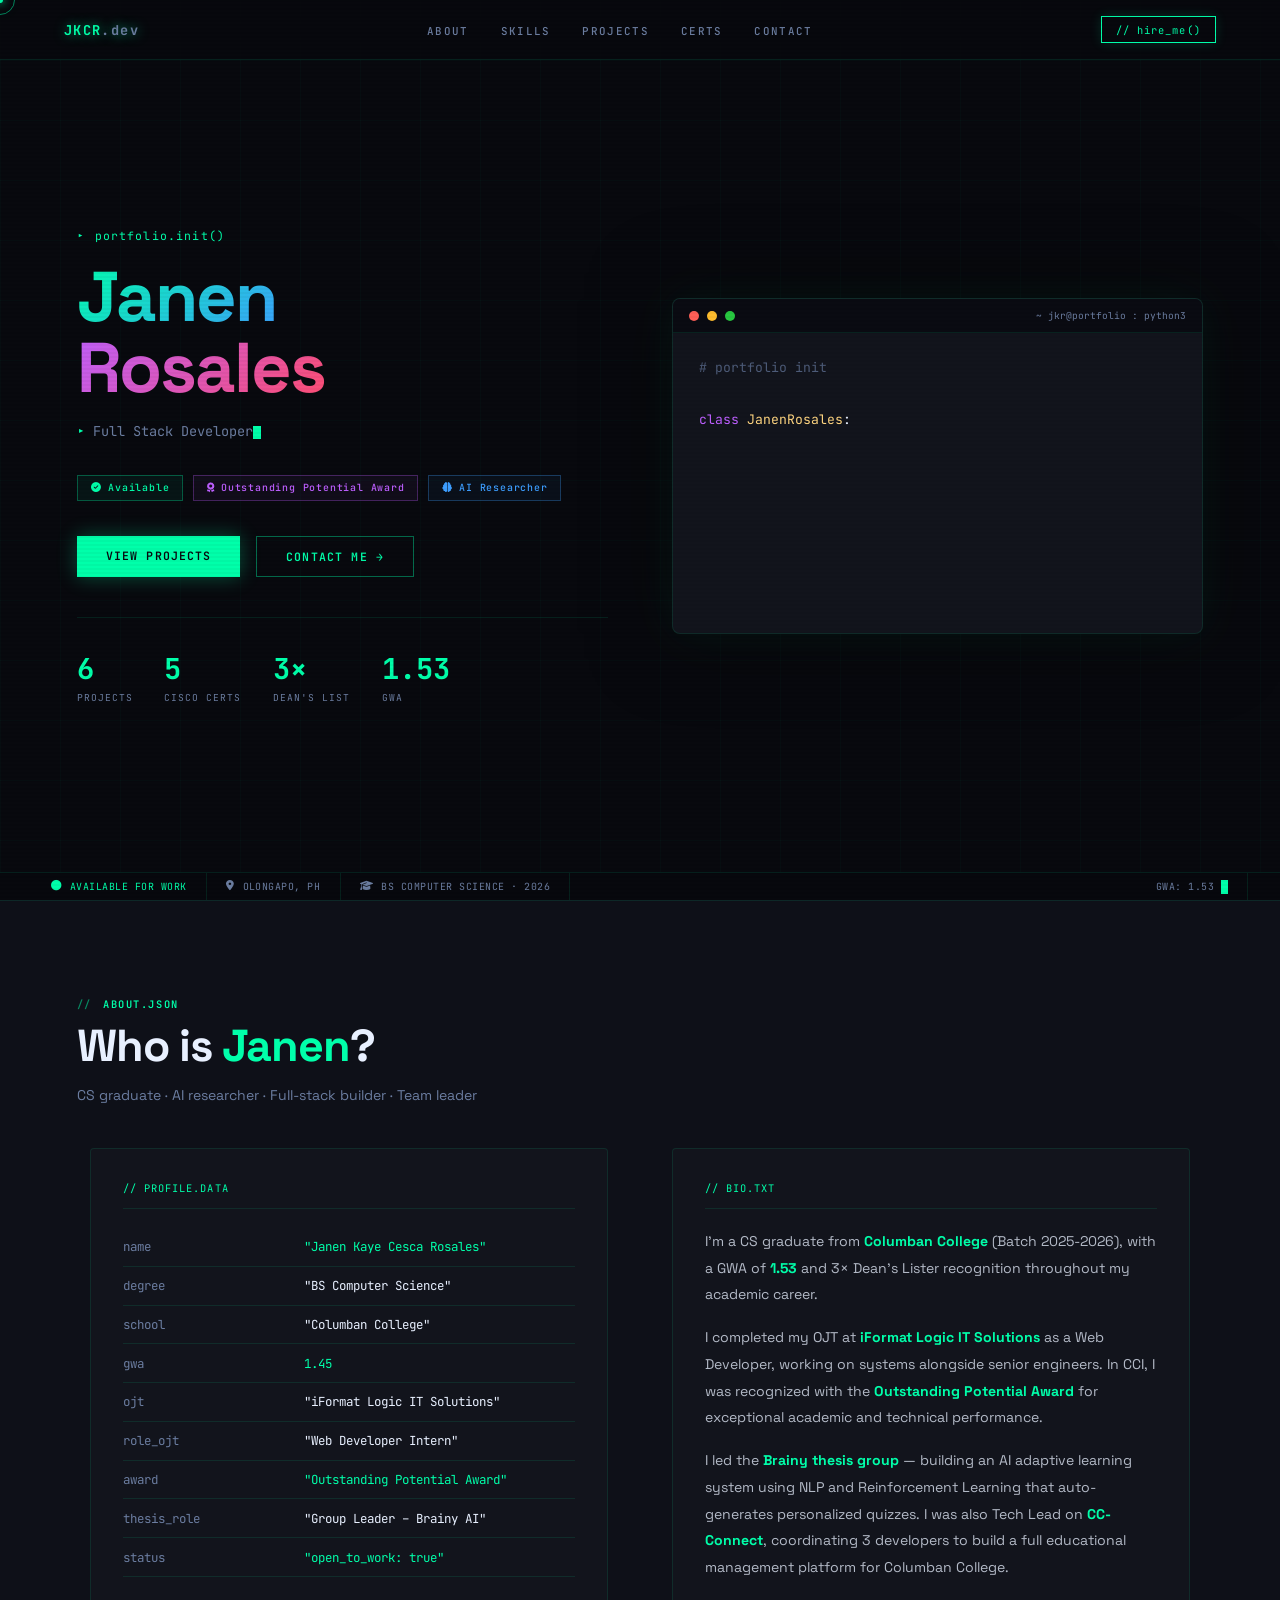
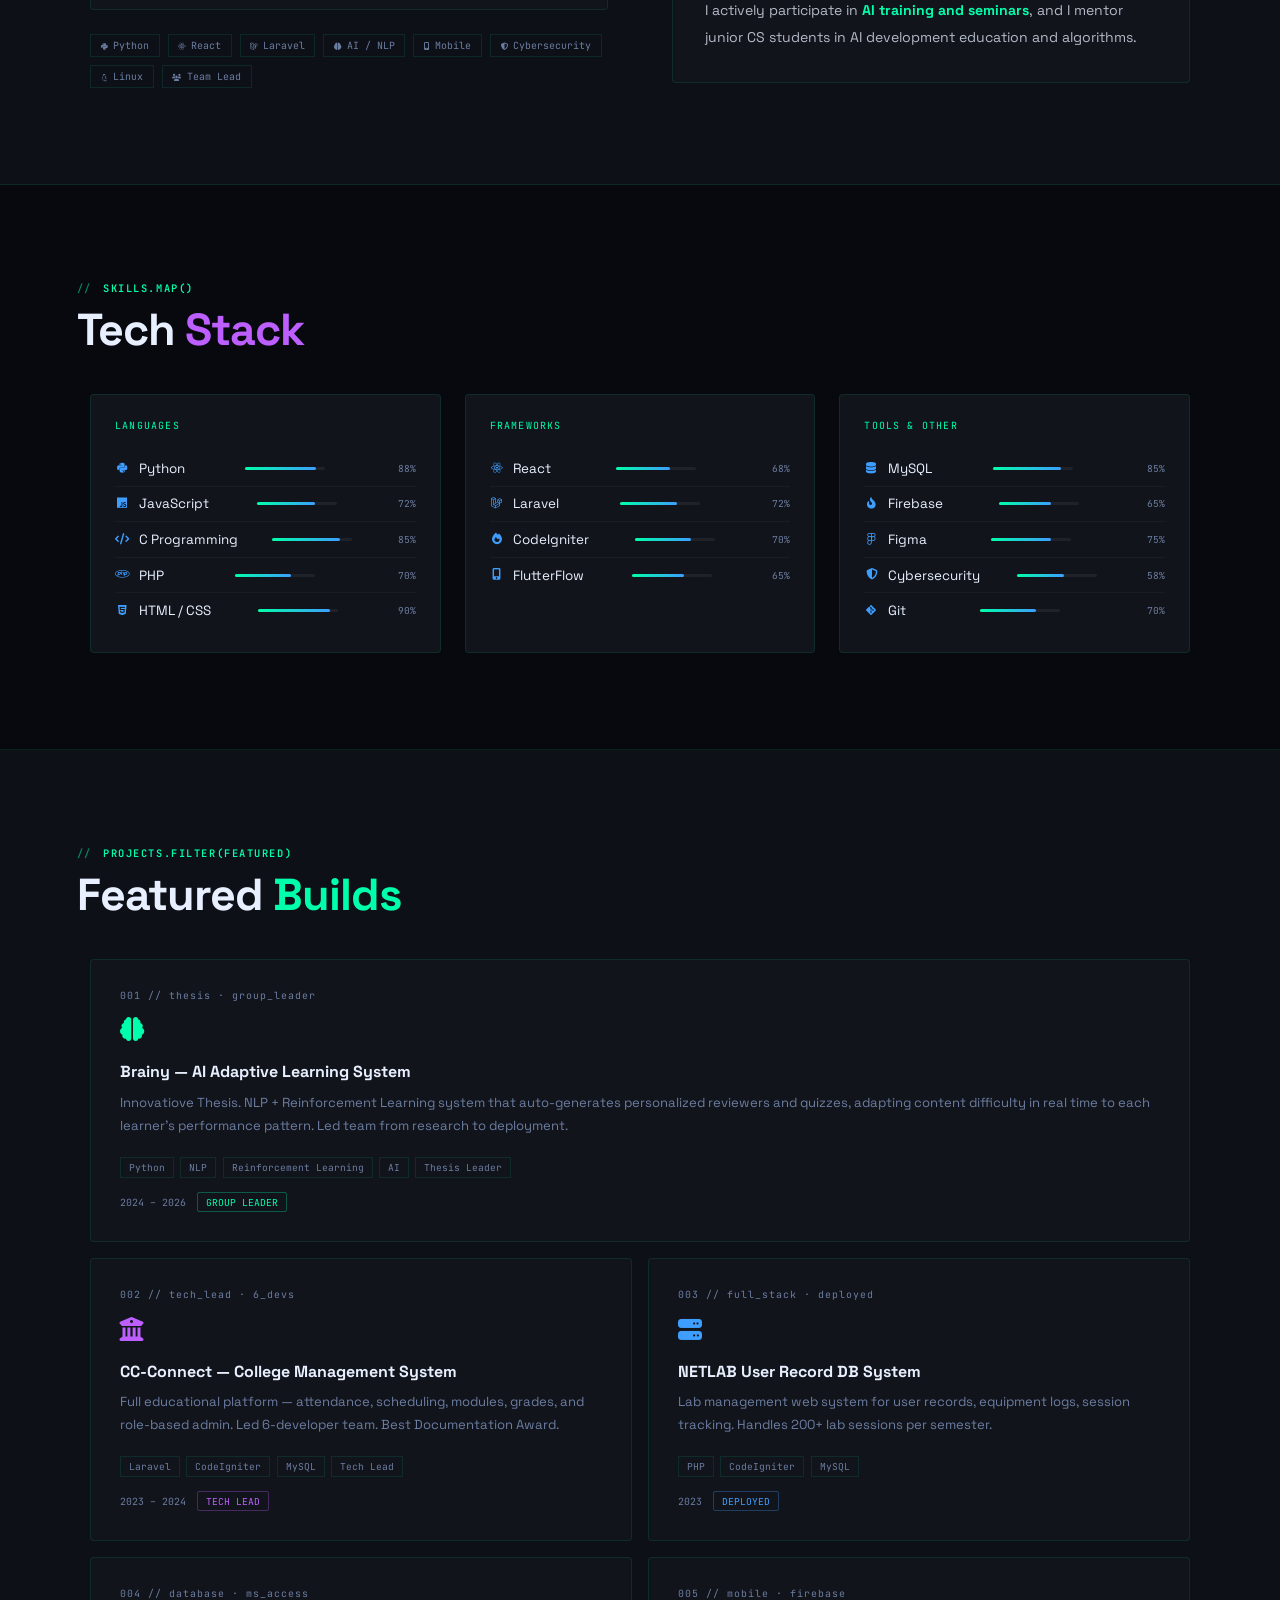
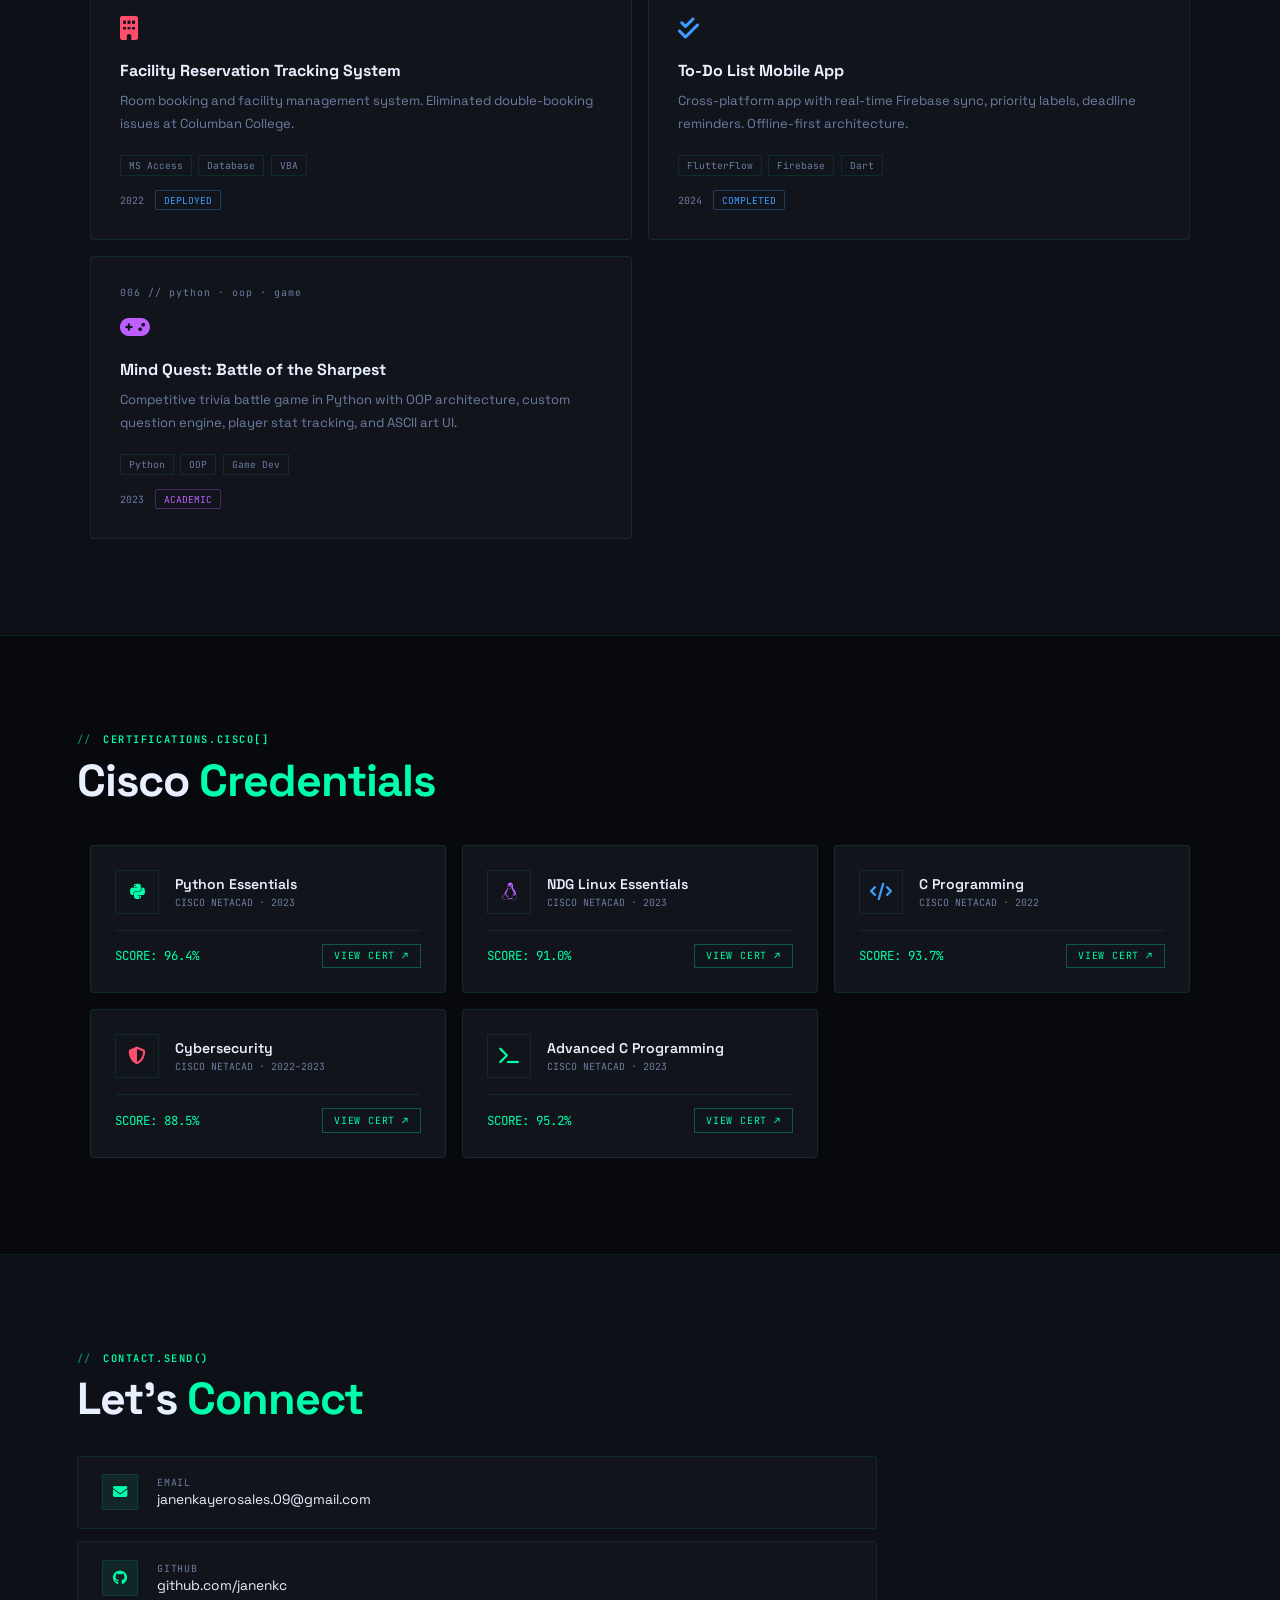
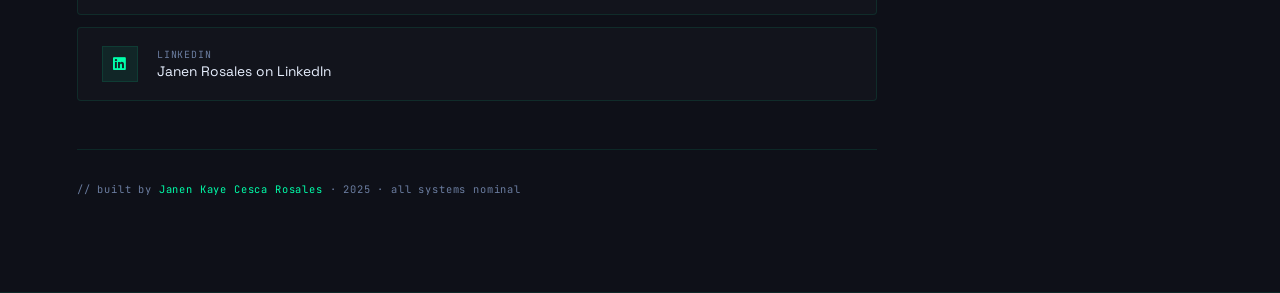
<file: index.html>
<!DOCTYPE html>
<html lang="en">
<head>
<meta charset="UTF-8"/>
<meta name="viewport" content="width=device-width, initial-scale=1.0"/>
<title>Janen Rosales — Portfolio</title>
<link href="https://fonts.googleapis.com/css2?family=Space+Grotesk:wght@300;400;500;600;700&family=JetBrains+Mono:wght@400;500;700&display=swap" rel="stylesheet"/>
<link rel="stylesheet" href="https://cdnjs.cloudflare.com/ajax/libs/font-awesome/6.5.0/css/all.min.css"/>
<link rel="stylesheet" href="design.css"/>
<style media="not all">
*,*::before,*::after{margin:0;padding:0;box-sizing:border-box;}
:root{
  --bg:#08090E;
  --surface:#0E1018;
  --card:#12141C;
  --border:rgba(0,255,170,.1);
  --ink:#E8F0FF;
  --muted:#6B7DA0;
  --g:#00FFAA;  /* neon green */
  --p:#BD5FFF;  /* neon purple */
  --b:#3D9EFF;  /* neon blue */
  --r:#FF4D6D;  /* neon red/pink */
  --sans:'Space Grotesk',sans-serif;
  --mono:'JetBrains Mono',monospace;
}
html{scroll-behavior:smooth;}
body{
  font-family:var(--sans);
  background:var(--bg);
  color:var(--ink);
  overflow-x:hidden;
  cursor:none;
}

/* scanlines overlay */
body::before{
  content:'';position:fixed;inset:0;pointer-events:none;z-index:9999;
  background:repeating-linear-gradient(0deg,transparent,transparent 2px,rgba(0,0,0,.03) 2px,rgba(0,0,0,.03) 4px);
}

/* grid bg */
body::after{
  content:'';position:fixed;inset:0;pointer-events:none;z-index:0;
  background-image:
    linear-gradient(rgba(0,255,170,.025) 1px,transparent 1px),
    linear-gradient(90deg,rgba(0,255,170,.025) 1px,transparent 1px);
  background-size:60px 60px;
}

/* custom cursor */
#cur{
  width:6px;height:6px;background:var(--g);border-radius:50%;
  position:fixed;pointer-events:none;z-index:9998;
  transform:translate(-50%,-50%);
  box-shadow:0 0 8px var(--g),0 0 20px rgba(0,255,170,.4);
  transition:transform .1s;
}
#cur2{
  width:30px;height:30px;
  border:1px solid rgba(0,255,170,.5);border-radius:50%;
  position:fixed;pointer-events:none;z-index:9997;
  transform:translate(-50%,-50%);
  transition:width .3s,height .3s;
}

::-webkit-scrollbar{width:3px;}
::-webkit-scrollbar-track{background:var(--bg);}
::-webkit-scrollbar-thumb{background:var(--g);}

/* ── NAVBAR ── */
nav{
  position:fixed;top:0;left:0;right:0;z-index:500;
  display:flex;align-items:center;justify-content:space-between;
  padding:1rem 5%;
  background:rgba(8,9,14,.9);
  border-bottom:1px solid var(--border);
  backdrop-filter:blur(20px);
}
.nlogo{
  font-family:var(--mono);font-size:.85rem;font-weight:700;
  color:var(--g);letter-spacing:.1em;
  text-shadow:0 0 12px rgba(0,255,170,.6);
}
.nlogo span{color:var(--muted);}
.nlinks{display:flex;gap:2rem;list-style:none;}
.nlinks a{
  font-family:var(--mono);font-size:.68rem;font-weight:500;
  letter-spacing:.12em;text-transform:uppercase;
  color:var(--muted);text-decoration:none;transition:color .2s;
  position:relative;
}
.nlinks a::after{
  content:'';position:absolute;bottom:-3px;left:0;right:0;
  height:1px;background:var(--g);transform:scaleX(0);transition:transform .2s;
}
.nlinks a:hover{color:var(--g);}
.nlinks a:hover::after{transform:scaleX(1);}
.nav-tag{
  font-family:var(--mono);font-size:.65rem;
  color:var(--g);border:1px solid var(--g);
  padding:.35rem .9rem;letter-spacing:.1em;
  text-decoration:none;transition:background .2s,color .2s;
  box-shadow:0 0 12px rgba(0,255,170,.15);
}
.nav-tag:hover{background:var(--g);color:var(--bg);}

/* ── STATUS BAR ── */
.status-bar{
  position:fixed;bottom:0;left:0;right:0;z-index:500;
  background:rgba(8,9,14,.95);border-top:1px solid var(--border);
  display:flex;align-items:center;gap:0;
  font-family:var(--mono);font-size:.62rem;
  padding:0 2rem;height:28px;
}
.sb-item{
  padding:0 1.2rem;height:100%;display:flex;align-items:center;
  border-right:1px solid var(--border);color:var(--muted);letter-spacing:.05em;
}
.sb-item.active{color:var(--g);}
.sb-item i{margin-right:.5rem;font-size:.65rem;}
.sb-spacer{flex:1;}
.sb-blink{
  width:7px;height:14px;background:var(--g);
  animation:blink .8s step-end infinite;display:inline-block;vertical-align:middle;margin-left:.4rem;
}
@keyframes blink{0%,100%{opacity:1;}50%{opacity:0;}}

/* ── HERO ── */
#hero{
  min-height:100vh;display:grid;grid-template-columns:1fr 1fr;
  align-items:center;gap:4rem;padding:8rem 6% 6rem;
  position:relative;z-index:1;
}
.hero-terminal{
  background:var(--card);border:1px solid var(--border);
  border-radius:8px;overflow:hidden;
  box-shadow:0 0 40px rgba(0,255,170,.06),0 0 80px rgba(0,0,0,.5);
}
.ht-bar{
  background:#0a0b12;padding:.6rem 1rem;
  display:flex;align-items:center;gap:.5rem;
  border-bottom:1px solid var(--border);
}
.htb{width:10px;height:10px;border-radius:50%;}
.htb1{background:#FF5F57;} .htb2{background:#FEBC2E;} .htb3{background:#28C840;}
.ht-title{font-family:var(--mono);font-size:.6rem;color:var(--muted);margin-left:auto;}
.ht-body{padding:1.4rem 1.6rem;min-height:300px;font-family:var(--mono);font-size:.82rem;line-height:2;}
.hl{color:var(--g);}  /* prompt */
.hk{color:var(--p);}  /* keyword */
.hv{color:var(--b);}  /* variable */
.hs2{color:#FFD580;}  /* string */
.hc{color:#4D5B78;}   /* comment */
.hcur{
  display:inline-block;width:8px;height:1em;background:var(--g);
  vertical-align:middle;animation:blink .8s step-end infinite;
}

.hero-left{position:relative;z-index:1;}
.h-prompt{
  font-family:var(--mono);font-size:.72rem;color:var(--g);
  letter-spacing:.1em;margin-bottom:1.2rem;
  display:flex;align-items:center;gap:.6rem;
}
.h-prompt::before{content:'▸';color:var(--g);}
.h-name{
  font-family:var(--sans);font-weight:700;
  font-size:clamp(3rem,5.5vw,5.5rem);line-height:1.0;
  letter-spacing:-2px;margin-bottom:1.2rem;
}
.h-name .gl{
  color:transparent;
  background:linear-gradient(135deg,var(--g),var(--b));
  -webkit-background-clip:text;
}
.h-name .pl{
  color:transparent;
  background:linear-gradient(135deg,var(--p),var(--r));
  -webkit-background-clip:text;
}
.h-role{
  font-family:var(--mono);font-size:.85rem;color:var(--muted);
  margin-bottom:2rem;min-height:1.5em;
}
.h-role .caret{color:var(--g);}

.h-badges{display:flex;flex-wrap:wrap;gap:.6rem;margin-bottom:2.2rem;}
.hbadge{
  font-family:var(--mono);font-size:.62rem;font-weight:500;letter-spacing:.08em;
  padding:.35rem .8rem;border:1px solid;
}
.hb-g{border-color:rgba(0,255,170,.3);color:var(--g);background:rgba(0,255,170,.05);}
.hb-p{border-color:rgba(189,95,255,.3);color:var(--p);background:rgba(189,95,255,.05);}
.hb-b{border-color:rgba(61,158,255,.3);color:var(--b);background:rgba(61,158,255,.05);}

.h-btns{display:flex;gap:1rem;flex-wrap:wrap;}
.hbtn{
  font-family:var(--mono);font-size:.72rem;font-weight:600;
  letter-spacing:.1em;text-transform:uppercase;
  padding:.75rem 1.8rem;text-decoration:none;cursor:none;
  transition:box-shadow .25s,transform .2s;
}
.hbtn-solid{
  background:var(--g);color:var(--bg);
  box-shadow:0 0 20px rgba(0,255,170,.3);
}
.hbtn-solid:hover{box-shadow:0 0 35px rgba(0,255,170,.6);transform:translateY(-2px);}
.hbtn-outline{
  border:1px solid rgba(0,255,170,.4);color:var(--g);
}
.hbtn-outline:hover{background:rgba(0,255,170,.08);box-shadow:0 0 20px rgba(0,255,170,.15);}

.h-stats{
  display:flex;gap:2rem;margin-top:2.5rem;
  padding-top:2rem;border-top:1px solid var(--border);
}
.hst-n{font-family:var(--mono);font-size:1.8rem;font-weight:700;color:var(--g);}
.hst-l{font-family:var(--mono);font-size:.6rem;color:var(--muted);margin-top:.2rem;letter-spacing:.1em;text-transform:uppercase;}

/* ── SECTION BASE ── */
section{padding:6rem 6%;position:relative;z-index:1;}
.sec-tag{
  font-family:var(--mono);font-size:.65rem;font-weight:600;
  letter-spacing:.15em;text-transform:uppercase;color:var(--g);
  margin-bottom:.6rem;display:flex;align-items:center;gap:.7rem;
}
.sec-tag::before{content:'//';opacity:.5;}
.sec-h{
  font-size:clamp(2rem,3.5vw,3.2rem);font-weight:700;line-height:1.1;
  margin-bottom:.8rem;letter-spacing:-1px;
}
.sec-h .accent{color:var(--g);}
.sec-h .accent2{color:var(--p);}
.sec-d{font-size:.88rem;color:var(--muted);line-height:1.8;max-width:500px;}

/* ── ABOUT ── */
#about{background:var(--surface);border-top:1px solid var(--border);border-bottom:1px solid var(--border);}
.about-grid{display:grid;grid-template-columns:1fr 1fr;gap:4rem;align-items:start;max-width:1100px;margin:0 auto;}
.about-card{
  background:var(--card);border:1px solid var(--border);
  padding:2rem;border-radius:4px;
}
.about-card-title{font-family:var(--mono);font-size:.65rem;color:var(--g);letter-spacing:.1em;text-transform:uppercase;margin-bottom:1.2rem;border-bottom:1px solid var(--border);padding-bottom:.8rem;}
.about-bio{font-size:.88rem;line-height:1.9;color:rgba(232,240,255,.75);}
.about-bio p+p{margin-top:1rem;}
.about-bio strong{color:var(--g);}

.data-table{width:100%;border-collapse:collapse;font-family:var(--mono);}
.data-table tr{border-bottom:1px solid var(--border);}
.data-table td{padding:.65rem 0;font-size:.78rem;vertical-align:top;}
.data-table td:first-child{color:var(--muted);width:40%;padding-right:1rem;}
.data-table td:last-child{color:var(--ink);}
.data-table td .val-accent{color:var(--g);}

.tag-list{display:flex;flex-wrap:wrap;gap:.5rem;margin-top:1.5rem;}
.ntag{
  font-family:var(--mono);font-size:.62rem;padding:.25rem .6rem;
  border:1px solid var(--border);color:var(--muted);
  transition:border-color .2s,color .2s;
}
.ntag:hover{border-color:var(--g);color:var(--g);}
.ntag i{margin-right:.35rem;font-size:.75em;}

/* ── SKILLS ── */
#skills{border-bottom:1px solid var(--border);}
.skills-grid{display:grid;grid-template-columns:repeat(3,1fr);gap:1.5rem;max-width:1100px;margin:0 auto;}
.skill-card{
  background:var(--card);border:1px solid var(--border);padding:1.5rem;border-radius:4px;
  transition:border-color .25s;
}
.skill-card:hover{border-color:var(--g);}
.skill-card-title{font-family:var(--mono);font-size:.62rem;color:var(--g);text-transform:uppercase;letter-spacing:.12em;margin-bottom:1.2rem;}
.skill-item{
  display:flex;align-items:center;justify-content:space-between;
  padding:.55rem 0;border-bottom:1px solid rgba(255,255,255,.04);font-size:.84rem;
}
.skill-item:last-child{border-bottom:none;}
.si-name{display:flex;align-items:center;gap:.6rem;color:var(--ink);}
.si-name i{color:var(--b);font-size:.85em;width:14px;text-align:center;}
.si-bar{width:80px;height:3px;background:rgba(255,255,255,.06);border-radius:2px;position:relative;}
.si-fill{height:100%;border-radius:2px;background:linear-gradient(90deg,var(--g),var(--b));transition:width 1s ease;}
.si-pct{font-family:var(--mono);font-size:.6rem;color:var(--muted);width:30px;text-align:right;}

/* ── PROJECTS ── */
#projects{background:var(--surface);border-bottom:1px solid var(--border);}
.proj-grid2{display:grid;grid-template-columns:1fr 1fr;gap:1rem;max-width:1100px;margin:0 auto;}
.pj{
  background:var(--card);border:1px solid var(--border);
  padding:1.8rem;border-radius:4px;position:relative;overflow:hidden;
  transition:border-color .3s,box-shadow .3s;cursor:none;
}
.pj::before{
  content:'';position:absolute;top:0;left:0;right:0;height:1px;
  background:linear-gradient(90deg,transparent,var(--g),transparent);
  opacity:0;transition:opacity .3s;
}
.pj:hover{border-color:rgba(0,255,170,.3);box-shadow:0 0 30px rgba(0,255,170,.05);}
.pj:hover::before{opacity:1;}
.pj.span2{grid-column:span 2;}
.pj-num{font-family:var(--mono);font-size:.62rem;color:var(--muted);margin-bottom:.8rem;letter-spacing:.1em;}
.pj-icon{font-size:1.5rem;margin-bottom:1rem;}
.pj-title{font-size:1rem;font-weight:700;margin-bottom:.6rem;color:var(--ink);}
.pj-desc{font-size:.82rem;line-height:1.75;color:var(--muted);margin-bottom:1.2rem;}
.pj-tags{display:flex;flex-wrap:wrap;gap:.4rem;}
.pj-tag{
  font-family:var(--mono);font-size:.6rem;padding:.18rem .5rem;
  border:1px solid var(--border);color:var(--muted);
}
.pj-meta{margin-top:.9rem;display:flex;align-items:center;gap:.7rem;}
.pj-yr{font-family:var(--mono);font-size:.62rem;color:var(--muted);}
.pj-badge{
  font-family:var(--mono);font-size:.6rem;padding:.15rem .5rem;
  border:1px solid;border-radius:2px;
}
.pb-g{border-color:rgba(0,255,170,.3);color:var(--g);}
.pb-p{border-color:rgba(189,95,255,.3);color:var(--p);}
.pb-b{border-color:rgba(61,158,255,.3);color:var(--b);}

/* ── CERTIFICATES ── */
#certificates{border-bottom:1px solid var(--border);}
.cert-grid2{display:grid;grid-template-columns:repeat(auto-fill,minmax(300px,1fr));gap:1rem;max-width:1100px;margin:0 auto;}
.cv{
  background:var(--card);border:1px solid var(--border);padding:1.5rem;border-radius:4px;
  display:flex;flex-direction:column;gap:1rem;
  transition:border-color .25s;
}
.cv:hover{border-color:rgba(0,255,170,.35);}
.cv-top{display:flex;align-items:center;gap:1rem;}
.cv-icon{
  width:44px;height:44px;display:flex;align-items:center;justify-content:center;
  font-size:1.1rem;border:1px solid var(--border);color:var(--g);flex-shrink:0;
}
.cv-name{font-size:.88rem;font-weight:600;color:var(--ink);}
.cv-org{font-family:var(--mono);font-size:.62rem;color:var(--muted);margin-top:.2rem;}
.cv-score{
  font-family:var(--mono);font-size:.78rem;
  color:var(--g);border-top:1px solid var(--border);padding-top:.8rem;
  display:flex;align-items:center;justify-content:space-between;
}
.cv-link{
  font-family:var(--mono);font-size:.62rem;color:var(--g);
  text-decoration:none;letter-spacing:.08em;
  padding:.3rem .7rem;border:1px solid rgba(0,255,170,.3);
  transition:background .2s;
}
.cv-link:hover{background:rgba(0,255,170,.1);}

/* ── CONTACT ── */
#contact{background:var(--surface);border-bottom:1px solid var(--border);}
.contact-wrap{max-width:800px;}
.contact-wrap .sec-h{margin-bottom:2rem;}
.contact-cards{display:flex;flex-direction:column;gap:.8rem;margin-bottom:3rem;}
.cc{
  display:flex;align-items:center;gap:1.2rem;
  background:var(--card);border:1px solid var(--border);
  padding:1.1rem 1.5rem;border-radius:4px;
  color:var(--ink);text-decoration:none;font-size:.88rem;
  transition:border-color .25s,box-shadow .25s;
}
.cc:hover{border-color:var(--g);box-shadow:0 0 20px rgba(0,255,170,.07);}
.cc-icon{
  width:36px;height:36px;background:rgba(0,255,170,.08);
  border:1px solid var(--border);display:flex;align-items:center;justify-content:center;
  color:var(--g);font-size:.9rem;flex-shrink:0;
}
.cc-label{font-family:var(--mono);font-size:.62rem;color:var(--muted);margin-bottom:.1rem;letter-spacing:.08em;}
.cc-val{font-size:.86rem;color:var(--ink);}
.footer-line{
  font-family:var(--mono);font-size:.65rem;color:var(--muted);
  letter-spacing:.08em;border-top:1px solid var(--border);
  padding-top:2rem;
}
.footer-line span{color:var(--g);}

/* ── REVEAL ── */
.rv{opacity:0;transform:translateY(28px);transition:opacity .8s ease,transform .8s ease;}
.rv.vis{opacity:1;transform:translateY(0);}

/* ── GLOW PULSE ── */
@keyframes gpulse{0%,100%{opacity:1;}50%{opacity:.6;}}

/* ── RESPONSIVE ── */
@media(max-width:900px){
  #hero{grid-template-columns:1fr;}
  .hero-terminal{display:none;}
  .about-grid{grid-template-columns:1fr;}
  .skills-grid{grid-template-columns:1fr 1fr;}
  .proj-grid2{grid-template-columns:1fr;}
  .pj.span2{grid-column:span 1;}
}
@media(max-width:600px){
  .nlinks,.nav-tag{display:none;}
  .skills-grid{grid-template-columns:1fr;}
}
</style>
</head>
<body>

<!-- CURSOR -->
<div id="cur"></div>
<div id="cur2"></div>

<!-- NAVBAR -->
<nav>
  <div class="nlogo">JKCR<span>.dev</span></div>
  <ul class="nlinks">
    <li><a href="#about">About</a></li>
    <li><a href="#skills">Skills</a></li>
    <li><a href="#projects">Projects</a></li>
    <li><a href="#certificates">Certs</a></li>
    <li><a href="#contact">Contact</a></li>
  </ul>
  <a href="mailto:janenkayerosales.09@gmail.com" class="nav-tag">&#47;&#47; hire_me()</a>
</nav>

<!-- STATUS BAR -->
<div class="status-bar">
  <div class="sb-item active"><i class="fas fa-circle"></i>AVAILABLE FOR WORK</div>
  <div class="sb-item"><i class="fas fa-map-marker-alt"></i>OLONGAPO, PH</div>
  <div class="sb-item"><i class="fas fa-graduation-cap"></i>BS COMPUTER SCIENCE · 2026</div>
  <div class="sb-spacer"></div>
  <div class="sb-item">GWA: 1.53<span class="sb-blink"></span></div>
</div>

<!-- HERO -->
<section id="hero">
  <div class="hero-left rv">
    <div class="h-prompt">portfolio.init()</div>
    <h1 class="h-name">
      <span class="gl">Janen</span><br>
      <span class="pl">Rosales</span>
    </h1>
    <div class="h-role" id="hRole"><span class="caret">▸ </span><span id="hRoleText"></span><span class="hcur"></span></div>
    <div class="h-badges">
      <span class="hbadge hb-g"><i class="fas fa-check-circle"></i> Available</span>
      <span class="hbadge hb-p"><i class="fas fa-award"></i> Outstanding Potential Award</span>
      <span class="hbadge hb-b"><i class="fas fa-brain"></i> AI Researcher</span>
    </div>
    <div class="h-btns">
      <a href="#projects" class="hbtn hbtn-solid">View Projects</a>
      <a href="#contact" class="hbtn hbtn-outline">Contact Me →</a>
    </div>
    <div class="h-stats">
      <div><div class="hst-n">6</div><div class="hst-l">Projects</div></div>
      <div><div class="hst-n">5</div><div class="hst-l">Cisco Certs</div></div>
      <div><div class="hst-n">3×</div><div class="hst-l">Dean's List</div></div>
      <div><div class="hst-n">1.53</div><div class="hst-l">GWA</div></div>
    </div>
  </div>

  <div class="hero-terminal rv">
    <div class="ht-bar">
      <div class="htb htb1"></div><div class="htb htb2"></div><div class="htb htb3"></div>
      <div class="ht-title">~ jkr@portfolio : python3</div>
    </div>
    <div class="ht-body" id="htBody"></div>
  </div>
</section>

<!-- ABOUT -->
<section id="about">
  <div style="margin-bottom:2.5rem;" class="rv">
    <div class="sec-tag">about.json</div>
    <h2 class="sec-h">Who is <span class="accent">Janen</span>?</h2>
    <p class="sec-d">CS graduate · AI researcher · Full-stack builder · Team leader</p>
  </div>
  <div class="about-grid">
    <div class="rv">
      <div class="about-card" style="margin-bottom:1.2rem;">
        <div class="about-card-title">// profile.data</div>
        <table class="data-table">
          <tr><td>name</td><td><span class="val-accent">"Janen Kaye Cesca Rosales"</span></td></tr>
          <tr><td>degree</td><td>"BS Computer Science"</td></tr>
          <tr><td>school</td><td>"Columban College"</td></tr>
          <tr><td>gwa</td><td><span class="val-accent">1.45</span></td></tr>
          <tr><td>ojt</td><td>"iFormat Logic IT Solutions"</td></tr>
          <tr><td>role_ojt</td><td>"Web Developer Intern"</td></tr>
          <tr><td>award</td><td><span class="val-accent">"Outstanding Potential Award"</span></td></tr>
          <tr><td>thesis_role</td><td>"Group Leader – Brainy AI"</td></tr>
          <tr><td>status</td><td><span class="val-accent">"open_to_work: true"</span></td></tr>
        </table>
      </div>
      <div class="tag-list">
        <span class="ntag"><i class="fab fa-python"></i>Python</span>
        <span class="ntag"><i class="fab fa-react"></i>React</span>
        <span class="ntag"><i class="fab fa-laravel"></i>Laravel</span>
        <span class="ntag"><i class="fas fa-brain"></i>AI / NLP</span>
        <span class="ntag"><i class="fas fa-mobile-alt"></i>Mobile</span>
        <span class="ntag"><i class="fas fa-shield-alt"></i>Cybersecurity</span>
        <span class="ntag"><i class="fab fa-linux"></i>Linux</span>
        <span class="ntag"><i class="fas fa-users"></i>Team Lead</span>
      </div>
    </div>
    <div class="rv">
      <div class="about-card">
        <div class="about-card-title">// bio.txt</div>
        <div class="about-bio">
          <p>I'm a CS graduate from <strong>Columban College</strong> (Batch 2025-2026), with a GWA of <strong>1.53</strong> and 3× Dean's Lister recognition throughout my academic career.</p>
          <p>I completed my OJT at <strong>iFormat Logic IT Solutions</strong> as a Web Developer, working on systems alongside senior engineers. In CCI,  I was recognized with the <strong>Outstanding Potential Award</strong> for exceptional academic and technical performance.</p>
          <p>I led the <strong>Brainy thesis group</strong> — building an AI adaptive learning system using NLP and Reinforcement Learning that auto-generates personalized quizzes. I was also Tech Lead on <strong>CC-Connect</strong>, coordinating 3 developers to build a full educational management platform for Columban College.</p>
          <p>I actively participate in <strong>AI training and seminars</strong>, and I mentor junior CS students in AI development education and algorithms.</p>
        </div>
      </div>
    </div>
  </div>
</section>

<!-- SKILLS -->
<section id="skills">
  <div style="margin-bottom:2.5rem;" class="rv">
    <div class="sec-tag">skills.map()</div>
    <h2 class="sec-h">Tech <span class="accent2">Stack</span></h2>
  </div>
  <div class="skills-grid">
    <div class="skill-card rv">
      <div class="skill-card-title">Languages</div>
      <div class="skill-item"><div class="si-name"><i class="fab fa-python"></i>Python</div><div class="si-bar"><div class="si-fill" style="width:88%"></div></div><div class="si-pct">88%</div></div>
      <div class="skill-item"><div class="si-name"><i class="fab fa-js"></i>JavaScript</div><div class="si-bar"><div class="si-fill" style="width:72%"></div></div><div class="si-pct">72%</div></div>
      <div class="skill-item"><div class="si-name"><i class="fas fa-code"></i>C Programming</div><div class="si-bar"><div class="si-fill" style="width:85%"></div></div><div class="si-pct">85%</div></div>
      <div class="skill-item"><div class="si-name"><i class="fab fa-php"></i>PHP</div><div class="si-bar"><div class="si-fill" style="width:70%"></div></div><div class="si-pct">70%</div></div>
      <div class="skill-item"><div class="si-name"><i class="fab fa-html5"></i>HTML / CSS</div><div class="si-bar"><div class="si-fill" style="width:90%"></div></div><div class="si-pct">90%</div></div>
    </div>
    <div class="skill-card rv">
      <div class="skill-card-title">Frameworks</div>
      <div class="skill-item"><div class="si-name"><i class="fab fa-react"></i>React</div><div class="si-bar"><div class="si-fill" style="width:68%"></div></div><div class="si-pct">68%</div></div>
      <div class="skill-item"><div class="si-name"><i class="fab fa-laravel"></i>Laravel</div><div class="si-bar"><div class="si-fill" style="width:72%"></div></div><div class="si-pct">72%</div></div>
      <div class="skill-item"><div class="si-name"><i class="fas fa-fire"></i>CodeIgniter</div><div class="si-bar"><div class="si-fill" style="width:70%"></div></div><div class="si-pct">70%</div></div>
      <div class="skill-item"><div class="si-name"><i class="fas fa-mobile-alt"></i>FlutterFlow</div><div class="si-bar"><div class="si-fill" style="width:65%"></div></div><div class="si-pct">65%</div></div>
    </div>
    <div class="skill-card rv">
      <div class="skill-card-title">Tools &amp; Other</div>
      <div class="skill-item"><div class="si-name"><i class="fas fa-database"></i>MySQL</div><div class="si-bar"><div class="si-fill" style="width:85%"></div></div><div class="si-pct">85%</div></div>
      <div class="skill-item"><div class="si-name"><i class="fas fa-fire-alt"></i>Firebase</div><div class="si-bar"><div class="si-fill" style="width:65%"></div></div><div class="si-pct">65%</div></div>
      <div class="skill-item"><div class="si-name"><i class="fab fa-figma"></i>Figma</div><div class="si-bar"><div class="si-fill" style="width:75%"></div></div><div class="si-pct">75%</div></div>
      <div class="skill-item"><div class="si-name"><i class="fas fa-shield-alt"></i>Cybersecurity</div><div class="si-bar"><div class="si-fill" style="width:58%"></div></div><div class="si-pct">58%</div></div>
      <div class="skill-item"><div class="si-name"><i class="fab fa-git-alt"></i>Git</div><div class="si-bar"><div class="si-fill" style="width:70%"></div></div><div class="si-pct">70%</div></div>
    </div>
  </div>
</section>

<!-- PROJECTS -->
<section id="projects">
  <div style="margin-bottom:2.5rem;" class="rv">
    <div class="sec-tag">projects.filter(featured)</div>
    <h2 class="sec-h">Featured <span class="accent">Builds</span></h2>
  </div>
  <div class="proj-grid2">

    <div class="pj span2 rv">
      <div class="pj-num">001 // thesis · group_leader</div>
      <div class="pj-icon" style="color:var(--g)"><i class="fas fa-brain"></i></div>
      <div class="pj-title">Brainy — AI Adaptive Learning System</div>
      <div class="pj-desc">Innovatiove Thesis. NLP + Reinforcement Learning system that auto-generates personalized reviewers and quizzes, adapting content difficulty in real time to each learner's performance pattern. Led team from research to deployment.</div>
      <div class="pj-tags"><span class="pj-tag">Python</span><span class="pj-tag">NLP</span><span class="pj-tag">Reinforcement Learning</span><span class="pj-tag">AI</span><span class="pj-tag">Thesis Leader</span></div>
      <div class="pj-meta"><span class="pj-yr">2024 – 2026</span><span class="pj-badge pb-g">GROUP LEADER</span></div>
    </div>

    <div class="pj rv">
      <div class="pj-num">002 // tech_lead · 6_devs</div>
      <div class="pj-icon" style="color:var(--p)"><i class="fas fa-university"></i></div>
      <div class="pj-title">CC-Connect — College Management System</div>
      <div class="pj-desc">Full educational platform — attendance, scheduling, modules, grades, and role-based admin. Led 6-developer team. Best Documentation Award.</div>
      <div class="pj-tags"><span class="pj-tag">Laravel</span><span class="pj-tag">CodeIgniter</span><span class="pj-tag">MySQL</span><span class="pj-tag">Tech Lead</span></div>
      <div class="pj-meta"><span class="pj-yr">2023 – 2024</span><span class="pj-badge pb-p">TECH LEAD</span></div>
    </div>

    <div class="pj rv">
      <div class="pj-num">003 // full_stack · deployed</div>
      <div class="pj-icon" style="color:var(--b)"><i class="fas fa-server"></i></div>
      <div class="pj-title">NETLAB User Record DB System</div>
      <div class="pj-desc">Lab management web system for user records, equipment logs, session tracking. Handles 200+ lab sessions per semester.</div>
      <div class="pj-tags"><span class="pj-tag">PHP</span><span class="pj-tag">CodeIgniter</span><span class="pj-tag">MySQL</span></div>
      <div class="pj-meta"><span class="pj-yr">2023</span><span class="pj-badge pb-b">DEPLOYED</span></div>
    </div>

    <div class="pj rv">
      <div class="pj-num">004 // database · ms_access</div>
      <div class="pj-icon" style="color:var(--r)"><i class="fas fa-building"></i></div>
      <div class="pj-title">Facility Reservation Tracking System</div>
      <div class="pj-desc">Room booking and facility management system. Eliminated double-booking issues at Columban College.</div>
      <div class="pj-tags"><span class="pj-tag">MS Access</span><span class="pj-tag">Database</span><span class="pj-tag">VBA</span></div>
      <div class="pj-meta"><span class="pj-yr">2022</span><span class="pj-badge pb-b">DEPLOYED</span></div>
    </div>

    <div class="pj rv">
      <div class="pj-num">005 // mobile · firebase</div>
      <div class="pj-icon" style="color:var(--b)"><i class="fas fa-check-double"></i></div>
      <div class="pj-title">To-Do List Mobile App</div>
      <div class="pj-desc">Cross-platform app with real-time Firebase sync, priority labels, deadline reminders. Offline-first architecture.</div>
      <div class="pj-tags"><span class="pj-tag">FlutterFlow</span><span class="pj-tag">Firebase</span><span class="pj-tag">Dart</span></div>
      <div class="pj-meta"><span class="pj-yr">2024</span><span class="pj-badge pb-b">COMPLETED</span></div>
    </div>

    <div class="pj rv">
      <div class="pj-num">006 // python · oop · game</div>
      <div class="pj-icon" style="color:var(--p)"><i class="fas fa-gamepad"></i></div>
      <div class="pj-title">Mind Quest: Battle of the Sharpest</div>
      <div class="pj-desc">Competitive trivia battle game in Python with OOP architecture, custom question engine, player stat tracking, and ASCII art UI.</div>
      <div class="pj-tags"><span class="pj-tag">Python</span><span class="pj-tag">OOP</span><span class="pj-tag">Game Dev</span></div>
      <div class="pj-meta"><span class="pj-yr">2023</span><span class="pj-badge pb-p">ACADEMIC</span></div>
    </div>

  </div>
</section>

<!-- CERTIFICATES -->
<section id="certificates">
  <div style="margin-bottom:2.5rem;" class="rv">
    <div class="sec-tag">certifications.cisco[]</div>
    <h2 class="sec-h">Cisco <span class="accent">Credentials</span></h2>
  </div>
  <div class="cert-grid2">
    <div class="cv rv">
      <div class="cv-top">
        <div class="cv-icon"><i class="fab fa-python"></i></div>
        <div><div class="cv-name">Python Essentials</div><div class="cv-org">CISCO NETACAD · 2023</div></div>
      </div>
      <div class="cv-score"><span>SCORE: 96.4%</span><button onclick="openPDF('cert/JanenRosales-Python2ndBSCS-certificate.pdf','Python Essentials')" class="cv-link">VIEW CERT ↗</button></div>
    </div>
    <div class="cv rv">
      <div class="cv-top">
        <div class="cv-icon" style="color:var(--p)"><i class="fab fa-linux"></i></div>
        <div><div class="cv-name">NDG Linux Essentials</div><div class="cv-org">CISCO NETACAD · 2023</div></div>
      </div>
      <div class="cv-score"><span>SCORE: 91.0%</span><button onclick="openPDF('cert/JanenRosales-NDG Linux Essent-certificate.pdf','NDG Linux Essentials')" class="cv-link">VIEW CERT ↗</button></div>
    </div>
    <div class="cv rv">
      <div class="cv-top">
        <div class="cv-icon" style="color:var(--b)"><i class="fas fa-code"></i></div>
        <div><div class="cv-name">C Programming</div><div class="cv-org">CISCO NETACAD · 2022</div></div>
      </div>
      <div class="cv-score"><span>SCORE: 93.7%</span><button onclick="openPDF('cert/JanenRosales-C_Programming SY-certificate.pdf','C Programming')" class="cv-link">VIEW CERT ↗</button></div>
    </div>
    <div class="cv rv">
      <div class="cv-top">
        <div class="cv-icon" style="color:var(--r)"><i class="fas fa-shield-alt"></i></div>
        <div><div class="cv-name">Cybersecurity</div><div class="cv-org">CISCO NETACAD · 2022–2023</div></div>
      </div>
      <div class="cv-score"><span>SCORE: 88.5%</span><button onclick="openPDF('cert/JanenRosales-CSY2022-2023-certificate.pdf','Cybersecurity')" class="cv-link">VIEW CERT ↗</button></div>
    </div>
    <div class="cv rv">
      <div class="cv-top">
        <div class="cv-icon" style="color:var(--g)"><i class="fas fa-terminal"></i></div>
        <div><div class="cv-name">Advanced C Programming</div><div class="cv-org">CISCO NETACAD · 2023</div></div>
      </div>
      <div class="cv-score"><span>SCORE: 95.2%</span><button onclick="openPDF('cert/JanenRosales-Advanced C Progr-certificate.pdf','Advanced C Programming')" class="cv-link">VIEW CERT ↗</button></div>
    </div>
  </div>
</section>

<!-- CONTACT -->
<section id="contact">
  <div class="contact-wrap">
    <div class="sec-tag rv">contact.send()</div>
    <h2 class="sec-h rv">Let's <span class="accent">Connect</span></h2>
    <div class="contact-cards">
      <a href="mailto:janenkayerosales.09@gmail.com" class="cc rv">
        <div class="cc-icon"><i class="fas fa-envelope"></i></div>
        <div><div class="cc-label">EMAIL</div><div class="cc-val">janenkayerosales.09@gmail.com</div></div>
      </a>
      <a href="https://github.com/janenkc" target="_blank" class="cc rv">
        <div class="cc-icon"><i class="fab fa-github"></i></div>
        <div><div class="cc-label">GITHUB</div><div class="cc-val">github.com/janenkc</div></div>
      </a>
      <a href="https://www.linkedin.com/in/janen-rosales" target="_blank" class="cc rv">
        <div class="cc-icon"><i class="fab fa-linkedin"></i></div>
        <div><div class="cc-label">LINKEDIN</div><div class="cc-val">Janen Rosales on LinkedIn</div></div>
      </a>
    </div>
    <div class="footer-line rv">// built by <span>Janen Kaye Cesca Rosales</span> · 2025 · all systems nominal</div>
  </div>
</section>

<script>
/* CURSOR */
const cur=document.getElementById('cur'),cur2=document.getElementById('cur2');
let mx=0,my=0,cx=0,cy=0;
document.addEventListener('mousemove',e=>{mx=e.clientX;my=e.clientY;});
(function loop(){
  cx+=(mx-cx)*.12;cy+=(my-cy)*.12;
  cur.style.left=mx+'px';cur.style.top=my+'px';
  cur2.style.left=cx+'px';cur2.style.top=cy+'px';
  requestAnimationFrame(loop);
})();

/* TERMINAL */
const tLines=[
  '<span class="hc"># portfolio init</span>',
  '',
  '<span class="hk">class</span> <span style="color:#FFD580">JanenRosales</span>:',
  '  <span class="hv">name</span> = <span class="hs2">"Janen Kaye Rosales"</span>',
  '  <span class="hv">role</span> = <span class="hs2">"CS Graduate · 2025"</span>',
  '  <span class="hv">gwa</span>  = <span style="color:var(--g)">1.45</span>',
  '  <span class="hv">award</span> = <span class="hs2">"Outstanding Potential"</span>',
  '',
  '  <span class="hk">def</span> <span style="color:#FFD580">hire_me</span>(<span class="hv">self</span>):',
  '    <span class="hk">return</span> <span class="hs2">"Let\'s build something 🚀"</span>',
];
const htBody=document.getElementById('htBody');
let li=0;
function addLine(){
  if(li>=tLines.length) return;
  const div=document.createElement('div');
  div.innerHTML=(tLines[li]||'&nbsp;')+(li===tLines.length-1?'<span class="hcur"></span>':'');
  htBody.appendChild(div);
  li++;
  setTimeout(addLine,li<tLines.length?300+Math.random()*200:0);
}
setTimeout(addLine,800);

/* TYPING ROLE */
const roles=['Full Stack Developer','CS Graduate & Dev','AI Researcher','Team Leader','Open to Work ✨'];
let ri=0,ci=0,del=false;
const rt=document.getElementById('hRoleText');
function tick(){
  const cur2=roles[ri],shown=del?cur2.slice(0,ci--):cur2.slice(0,ci++);
  rt.textContent=shown;
  if(!del&&ci>cur2.length){del=true;setTimeout(tick,1400);return;}
  if(del&&ci<0){del=false;ri=(ri+1)%roles.length;ci=0;}
  setTimeout(tick,del?35:80);
}
tick();

/* SCROLL REVEAL */
const obs=new IntersectionObserver(entries=>{
  entries.forEach(e=>{if(e.isIntersecting){e.target.classList.add('vis');obs.unobserve(e.target);}});
},{threshold:0.1});
document.querySelectorAll('.rv').forEach(el => obs.observe(el));

/* ── PDF POPUP ── */
function openPDF(url, title) {
  const w = 950, h = 700;
  const left = Math.round((screen.width  - w) / 2);
  const top  = Math.round((screen.height - h) / 2);
  window.open(
    url,
    'cert_' + Date.now(),
    `width=${w},height=${h},left=${left},top=${top},toolbar=no,menubar=no,location=no,status=no,scrollbars=yes`
  );
}
</script>
</body>
</html>
</file>
<file: design.css>
/* ================================================================
   Janen Kaye Cesca Rosales — Portfolio
   Design 2 · Neon Terminal Dark
   ================================================================ */

/* ── RESET & BASE ─────────────────────────────────────────────── */
*, *::before, *::after {
  margin: 0;
  padding: 0;
  box-sizing: border-box;
}

:root {
  --bg:      #08090E;
  --surface: #0E1018;
  --card:    #12141C;
  --border:  rgba(0, 255, 170, .1);
  --ink:     #E8F0FF;
  --muted:   #6B7DA0;
  --g:       #00FFAA;   /* neon green  */
  --p:       #BD5FFF;   /* neon purple */
  --b:       #3D9EFF;   /* neon blue   */
  --r:       #FF4D6D;   /* neon red    */
  --sans:    'Space Grotesk', sans-serif;
  --mono:    'JetBrains Mono', monospace;
}

html {
  scroll-behavior: smooth;
}

body {
  font-family: var(--sans);
  background: var(--bg);
  color: var(--ink);
  overflow-x: hidden;
  cursor: none;
}

/* CRT Scanlines overlay */
body::before {
  content: '';
  position: fixed;
  inset: 0;
  pointer-events: none;
  z-index: 9999;
  background: repeating-linear-gradient(
    0deg,
    transparent,
    transparent 2px,
    rgba(0, 0, 0, .03) 2px,
    rgba(0, 0, 0, .03) 4px
  );
}

/* Grid background */
body::after {
  content: '';
  position: fixed;
  inset: 0;
  pointer-events: none;
  z-index: 0;
  background-image:
    linear-gradient(rgba(0, 255, 170, .025) 1px, transparent 1px),
    linear-gradient(90deg, rgba(0, 255, 170, .025) 1px, transparent 1px);
  background-size: 60px 60px;
}

/* ── SCROLLBAR ────────────────────────────────────────────────── */
::-webkit-scrollbar       { width: 3px; }
::-webkit-scrollbar-track { background: var(--bg); }
::-webkit-scrollbar-thumb { background: var(--g); }

/* ── CUSTOM CURSOR ────────────────────────────────────────────── */
#cur {
  width: 6px;
  height: 6px;
  background: var(--g);
  border-radius: 50%;
  position: fixed;
  pointer-events: none;
  z-index: 9998;
  transform: translate(-50%, -50%);
  box-shadow: 0 0 8px var(--g), 0 0 20px rgba(0, 255, 170, .4);
  transition: transform .1s;
}

#cur2 {
  width: 30px;
  height: 30px;
  border: 1px solid rgba(0, 255, 170, .5);
  border-radius: 50%;
  position: fixed;
  pointer-events: none;
  z-index: 9997;
  transform: translate(-50%, -50%);
  transition: width .3s, height .3s;
}

/* ── NAVBAR ───────────────────────────────────────────────────── */
nav {
  position: fixed;
  top: 0;
  left: 0;
  right: 0;
  z-index: 500;
  display: flex;
  align-items: center;
  justify-content: space-between;
  padding: 1rem 5%;
  background: rgba(8, 9, 14, .9);
  border-bottom: 1px solid var(--border);
  backdrop-filter: blur(20px);
}

.nlogo {
  font-family: var(--mono);
  font-size: .85rem;
  font-weight: 700;
  color: var(--g);
  letter-spacing: .1em;
  text-shadow: 0 0 12px rgba(0, 255, 170, .6);
}

.nlogo span { color: var(--muted); }

.nlinks {
  display: flex;
  gap: 2rem;
  list-style: none;
}

.nlinks a {
  font-family: var(--mono);
  font-size: .68rem;
  font-weight: 500;
  letter-spacing: .12em;
  text-transform: uppercase;
  color: var(--muted);
  text-decoration: none;
  transition: color .2s;
  position: relative;
}

.nlinks a::after {
  content: '';
  position: absolute;
  bottom: -3px;
  left: 0;
  right: 0;
  height: 1px;
  background: var(--g);
  transform: scaleX(0);
  transition: transform .2s;
}

.nlinks a:hover           { color: var(--g); }
.nlinks a:hover::after    { transform: scaleX(1); }

.nav-tag {
  font-family: var(--mono);
  font-size: .65rem;
  color: var(--g);
  border: 1px solid var(--g);
  padding: .35rem .9rem;
  letter-spacing: .1em;
  text-decoration: none;
  transition: background .2s, color .2s;
  box-shadow: 0 0 12px rgba(0, 255, 170, .15);
}

.nav-tag:hover {
  background: var(--g);
  color: var(--bg);
}

/* ── STATUS BAR ───────────────────────────────────────────────── */
.status-bar {
  position: fixed;
  bottom: 0;
  left: 0;
  right: 0;
  z-index: 500;
  background: rgba(8, 9, 14, .95);
  border-top: 1px solid var(--border);
  display: flex;
  align-items: center;
  font-family: var(--mono);
  font-size: .62rem;
  padding: 0 2rem;
  height: 28px;
}

.sb-item {
  padding: 0 1.2rem;
  height: 100%;
  display: flex;
  align-items: center;
  border-right: 1px solid var(--border);
  color: var(--muted);
  letter-spacing: .05em;
}

.sb-item.active   { color: var(--g); }
.sb-item i        { margin-right: .5rem; font-size: .65rem; }
.sb-spacer        { flex: 1; }

.sb-blink {
  width: 7px;
  height: 14px;
  background: var(--g);
  animation: blink .8s step-end infinite;
  display: inline-block;
  vertical-align: middle;
  margin-left: .4rem;
}

/* ── HERO ─────────────────────────────────────────────────────── */
#hero {
  min-height: 100vh;
  display: grid;
  grid-template-columns: 1fr 1fr;
  align-items: center;
  gap: 4rem;
  padding: 8rem 6% 6rem;
  position: relative;
  z-index: 1;
}

.hero-terminal {
  background: var(--card);
  border: 1px solid var(--border);
  border-radius: 8px;
  overflow: hidden;
  box-shadow: 0 0 40px rgba(0, 255, 170, .06), 0 0 80px rgba(0, 0, 0, .5);
}

.ht-bar {
  background: #0a0b12;
  padding: .6rem 1rem;
  display: flex;
  align-items: center;
  gap: .5rem;
  border-bottom: 1px solid var(--border);
}

.htb  { width: 10px; height: 10px; border-radius: 50%; }
.htb1 { background: #FF5F57; }
.htb2 { background: #FEBC2E; }
.htb3 { background: #28C840; }

.ht-title {
  font-family: var(--mono);
  font-size: .6rem;
  color: var(--muted);
  margin-left: auto;
}

.ht-body {
  padding: 1.4rem 1.6rem;
  min-height: 300px;
  font-family: var(--mono);
  font-size: .82rem;
  line-height: 2;
}

/* Terminal syntax colors */
.hl  { color: var(--g); }
.hk  { color: var(--p); }
.hv  { color: var(--b); }
.hs2 { color: #FFD580;  }
.hc  { color: #4D5B78;  }

.hcur {
  display: inline-block;
  width: 8px;
  height: 1em;
  background: var(--g);
  vertical-align: middle;
  animation: blink .8s step-end infinite;
}

.hero-left { position: relative; z-index: 1; }

.h-prompt {
  font-family: var(--mono);
  font-size: .72rem;
  color: var(--g);
  letter-spacing: .1em;
  margin-bottom: 1.2rem;
  display: flex;
  align-items: center;
  gap: .6rem;
}

.h-prompt::before { content: '▸'; color: var(--g); }

.h-name {
  font-family: var(--sans);
  font-weight: 700;
  font-size: clamp(3rem, 5.5vw, 5.5rem);
  line-height: 1;
  letter-spacing: -2px;
  margin-bottom: 1.2rem;
}

.h-name .gl {
  color: transparent;
  background: linear-gradient(135deg, var(--g), var(--b));
  -webkit-background-clip: text;
}

.h-name .pl {
  color: transparent;
  background: linear-gradient(135deg, var(--p), var(--r));
  -webkit-background-clip: text;
}

.h-role {
  font-family: var(--mono);
  font-size: .85rem;
  color: var(--muted);
  margin-bottom: 2rem;
  min-height: 1.5em;
}

.h-role .caret { color: var(--g); }

.h-badges {
  display: flex;
  flex-wrap: wrap;
  gap: .6rem;
  margin-bottom: 2.2rem;
}

.hbadge {
  font-family: var(--mono);
  font-size: .62rem;
  font-weight: 500;
  letter-spacing: .08em;
  padding: .35rem .8rem;
  border: 1px solid;
}

.hb-g { border-color: rgba(0, 255, 170, .3);  color: var(--g); background: rgba(0, 255, 170, .05); }
.hb-p { border-color: rgba(189, 95, 255, .3);  color: var(--p); background: rgba(189, 95, 255, .05); }
.hb-b { border-color: rgba(61, 158, 255, .3);  color: var(--b); background: rgba(61, 158, 255, .05); }

.h-btns { display: flex; gap: 1rem; flex-wrap: wrap; }

.hbtn {
  font-family: var(--mono);
  font-size: .72rem;
  font-weight: 600;
  letter-spacing: .1em;
  text-transform: uppercase;
  padding: .75rem 1.8rem;
  text-decoration: none;
  cursor: none;
  transition: box-shadow .25s, transform .2s;
}

.hbtn-solid {
  background: var(--g);
  color: var(--bg);
  box-shadow: 0 0 20px rgba(0, 255, 170, .3);
}

.hbtn-solid:hover {
  box-shadow: 0 0 35px rgba(0, 255, 170, .6);
  transform: translateY(-2px);
}

.hbtn-outline {
  border: 1px solid rgba(0, 255, 170, .4);
  color: var(--g);
}

.hbtn-outline:hover {
  background: rgba(0, 255, 170, .08);
  box-shadow: 0 0 20px rgba(0, 255, 170, .15);
}

.h-stats {
  display: flex;
  gap: 2rem;
  margin-top: 2.5rem;
  padding-top: 2rem;
  border-top: 1px solid var(--border);
}

.hst-n {
  font-family: var(--mono);
  font-size: 1.8rem;
  font-weight: 700;
  color: var(--g);
}

.hst-l {
  font-family: var(--mono);
  font-size: .6rem;
  color: var(--muted);
  margin-top: .2rem;
  letter-spacing: .1em;
  text-transform: uppercase;
}

/* ── SECTION BASE ─────────────────────────────────────────────── */
section {
  padding: 6rem 6%;
  position: relative;
  z-index: 1;
}

.sec-tag {
  font-family: var(--mono);
  font-size: .65rem;
  font-weight: 600;
  letter-spacing: .15em;
  text-transform: uppercase;
  color: var(--g);
  margin-bottom: .6rem;
  display: flex;
  align-items: center;
  gap: .7rem;
}

.sec-tag::before { content: '//'; opacity: .5; }

.sec-h {
  font-size: clamp(2rem, 3.5vw, 3.2rem);
  font-weight: 700;
  line-height: 1.1;
  margin-bottom: .8rem;
  letter-spacing: -1px;
}

.sec-h .accent  { color: var(--g); }
.sec-h .accent2 { color: var(--p); }

.sec-d {
  font-size: .88rem;
  color: var(--muted);
  line-height: 1.8;
  max-width: 500px;
}

/* ── ABOUT ────────────────────────────────────────────────────── */
#about {
  background: var(--surface);
  border-top: 1px solid var(--border);
  border-bottom: 1px solid var(--border);
}

.about-grid {
  display: grid;
  grid-template-columns: 1fr 1fr;
  gap: 4rem;
  align-items: start;
  max-width: 1100px;
  margin: 0 auto;
}

.about-card {
  background: var(--card);
  border: 1px solid var(--border);
  padding: 2rem;
  border-radius: 4px;
}

.about-card-title {
  font-family: var(--mono);
  font-size: .65rem;
  color: var(--g);
  letter-spacing: .1em;
  text-transform: uppercase;
  margin-bottom: 1.2rem;
  border-bottom: 1px solid var(--border);
  padding-bottom: .8rem;
}

.about-bio {
  font-size: .88rem;
  line-height: 1.9;
  color: rgba(232, 240, 255, .75);
}

.about-bio p + p   { margin-top: 1rem; }
.about-bio strong  { color: var(--g); }

.data-table {
  width: 100%;
  border-collapse: collapse;
  font-family: var(--mono);
}

.data-table tr                  { border-bottom: 1px solid var(--border); }
.data-table td                  { padding: .65rem 0; font-size: .78rem; vertical-align: top; }
.data-table td:first-child      { color: var(--muted); width: 40%; padding-right: 1rem; }
.data-table td:last-child       { color: var(--ink); }
.data-table td .val-accent      { color: var(--g); }

.tag-list {
  display: flex;
  flex-wrap: wrap;
  gap: .5rem;
  margin-top: 1.5rem;
}

.ntag {
  font-family: var(--mono);
  font-size: .62rem;
  padding: .25rem .6rem;
  border: 1px solid var(--border);
  color: var(--muted);
  transition: border-color .2s, color .2s;
}

.ntag:hover   { border-color: var(--g); color: var(--g); }
.ntag i       { margin-right: .35rem; font-size: .75em; }

/* ── SKILLS ───────────────────────────────────────────────────── */
#skills { border-bottom: 1px solid var(--border); }

.skills-grid {
  display: grid;
  grid-template-columns: repeat(3, 1fr);
  gap: 1.5rem;
  max-width: 1100px;
  margin: 0 auto;
}

.skill-card {
  background: var(--card);
  border: 1px solid var(--border);
  padding: 1.5rem;
  border-radius: 4px;
  transition: border-color .25s;
}

.skill-card:hover { border-color: var(--g); }

.skill-card-title {
  font-family: var(--mono);
  font-size: .62rem;
  color: var(--g);
  text-transform: uppercase;
  letter-spacing: .12em;
  margin-bottom: 1.2rem;
}

.skill-item {
  display: flex;
  align-items: center;
  justify-content: space-between;
  padding: .55rem 0;
  border-bottom: 1px solid rgba(255, 255, 255, .04);
  font-size: .84rem;
}

.skill-item:last-child { border-bottom: none; }

.si-name {
  display: flex;
  align-items: center;
  gap: .6rem;
  color: var(--ink);
}

.si-name i { color: var(--b); font-size: .85em; width: 14px; text-align: center; }

.si-bar {
  width: 80px;
  height: 3px;
  background: rgba(255, 255, 255, .06);
  border-radius: 2px;
  position: relative;
}

.si-fill {
  height: 100%;
  border-radius: 2px;
  background: linear-gradient(90deg, var(--g), var(--b));
  transition: width 1s ease;
}

.si-pct {
  font-family: var(--mono);
  font-size: .6rem;
  color: var(--muted);
  width: 30px;
  text-align: right;
}

/* ── PROJECTS ─────────────────────────────────────────────────── */
#projects {
  background: var(--surface);
  border-bottom: 1px solid var(--border);
}

.proj-grid2 {
  display: grid;
  grid-template-columns: 1fr 1fr;
  gap: 1rem;
  max-width: 1100px;
  margin: 0 auto;
}

.pj {
  background: var(--card);
  border: 1px solid var(--border);
  padding: 1.8rem;
  border-radius: 4px;
  position: relative;
  overflow: hidden;
  transition: border-color .3s, box-shadow .3s;
  cursor: none;
}

.pj::before {
  content: '';
  position: absolute;
  top: 0;
  left: 0;
  right: 0;
  height: 1px;
  background: linear-gradient(90deg, transparent, var(--g), transparent);
  opacity: 0;
  transition: opacity .3s;
}

.pj:hover           { border-color: rgba(0, 255, 170, .3); box-shadow: 0 0 30px rgba(0, 255, 170, .05); }
.pj:hover::before   { opacity: 1; }
.pj.span2           { grid-column: span 2; }

.pj-num    { font-family: var(--mono); font-size: .62rem; color: var(--muted); margin-bottom: .8rem; letter-spacing: .1em; }
.pj-icon   { font-size: 1.5rem; margin-bottom: 1rem; }
.pj-title  { font-size: 1rem; font-weight: 700; margin-bottom: .6rem; color: var(--ink); }
.pj-desc   { font-size: .82rem; line-height: 1.75; color: var(--muted); margin-bottom: 1.2rem; }

.pj-tags { display: flex; flex-wrap: wrap; gap: .4rem; }

.pj-tag {
  font-family: var(--mono);
  font-size: .6rem;
  padding: .18rem .5rem;
  border: 1px solid var(--border);
  color: var(--muted);
}

.pj-meta { margin-top: .9rem; display: flex; align-items: center; gap: .7rem; }
.pj-yr   { font-family: var(--mono); font-size: .62rem; color: var(--muted); }

.pj-badge {
  font-family: var(--mono);
  font-size: .6rem;
  padding: .15rem .5rem;
  border: 1px solid;
  border-radius: 2px;
}

.pb-g { border-color: rgba(0, 255, 170, .3); color: var(--g); }
.pb-p { border-color: rgba(189, 95, 255, .3); color: var(--p); }
.pb-b { border-color: rgba(61, 158, 255, .3);  color: var(--b); }

/* ── CERTIFICATES ─────────────────────────────────────────────── */
#certificates { border-bottom: 1px solid var(--border); }

.cert-grid2 {
  display: grid;
  grid-template-columns: repeat(auto-fill, minmax(300px, 1fr));
  gap: 1rem;
  max-width: 1100px;
  margin: 0 auto;
}

.cv {
  background: var(--card);
  border: 1px solid var(--border);
  padding: 1.5rem;
  border-radius: 4px;
  display: flex;
  flex-direction: column;
  gap: 1rem;
  transition: border-color .25s;
}

.cv:hover { border-color: rgba(0, 255, 170, .35); }

.cv-top  { display: flex; align-items: center; gap: 1rem; }

.cv-icon {
  width: 44px;
  height: 44px;
  display: flex;
  align-items: center;
  justify-content: center;
  font-size: 1.1rem;
  border: 1px solid var(--border);
  color: var(--g);
  flex-shrink: 0;
}

.cv-name { font-size: .88rem; font-weight: 600; color: var(--ink); }
.cv-org  { font-family: var(--mono); font-size: .62rem; color: var(--muted); margin-top: .2rem; }

.cv-score {
  font-family: var(--mono);
  font-size: .78rem;
  color: var(--g);
  border-top: 1px solid var(--border);
  padding-top: .8rem;
  display: flex;
  align-items: center;
  justify-content: space-between;
}

.cv-link {
  font-family: var(--mono);
  font-size: .62rem;
  color: var(--g);
  letter-spacing: .08em;
  padding: .3rem .7rem;
  border: 1px solid rgba(0, 255, 170, .3);
  background: none;
  cursor: pointer;
  transition: background .2s;
}

.cv-link:hover { background: rgba(0, 255, 170, .1); }

/* ── PDF MODAL ────────────────────────────────────────────────── */
.pdf-modal {
  display: none;
  position: fixed;
  inset: 0;
  z-index: 10000;
  background: rgba(0, 0, 0, .88);
  align-items: center;
  justify-content: center;
  backdrop-filter: blur(10px);
}

.pdf-modal.active { display: flex; }

.pdf-modal-content {
  width: 90%;
  max-width: 960px;
  height: 88vh;
  background: var(--card);
  border: 1px solid var(--border);
  border-radius: 4px;
  display: flex;
  flex-direction: column;
  overflow: hidden;
  box-shadow: 0 0 60px rgba(0, 255, 170, .08);
}

.pdf-modal-bar {
  display: flex;
  align-items: center;
  justify-content: space-between;
  padding: .7rem 1.2rem;
  background: #0a0b12;
  border-bottom: 1px solid var(--border);
  flex-shrink: 0;
}

.pdf-modal-title {
  font-family: var(--mono);
  font-size: .72rem;
  color: var(--g);
  letter-spacing: .08em;
}

.pdf-modal-title .pdf-slash { color: var(--muted); margin-right: .4rem; }

.pdf-close-btn {
  font-family: var(--mono);
  font-size: .65rem;
  color: var(--r);
  background: none;
  border: 1px solid rgba(255, 77, 109, .35);
  padding: .3rem .9rem;
  cursor: pointer;
  letter-spacing: .08em;
  transition: background .2s;
}

.pdf-close-btn:hover { background: rgba(255, 77, 109, .15); }

.pdf-modal iframe {
  flex: 1;
  width: 100%;
  border: none;
  display: block;
}

/* ── CONTACT ──────────────────────────────────────────────────── */
#contact {
  background: var(--surface);
  border-bottom: 1px solid var(--border);
}

.contact-wrap { max-width: 800px; }
.contact-wrap .sec-h { margin-bottom: 2rem; }

.contact-cards {
  display: flex;
  flex-direction: column;
  gap: .8rem;
  margin-bottom: 3rem;
}

.cc {
  display: flex;
  align-items: center;
  gap: 1.2rem;
  background: var(--card);
  border: 1px solid var(--border);
  padding: 1.1rem 1.5rem;
  border-radius: 4px;
  color: var(--ink);
  text-decoration: none;
  font-size: .88rem;
  transition: border-color .25s, box-shadow .25s;
}

.cc:hover { border-color: var(--g); box-shadow: 0 0 20px rgba(0, 255, 170, .07); }

.cc-icon {
  width: 36px;
  height: 36px;
  background: rgba(0, 255, 170, .08);
  border: 1px solid var(--border);
  display: flex;
  align-items: center;
  justify-content: center;
  color: var(--g);
  font-size: .9rem;
  flex-shrink: 0;
}

.cc-label { font-family: var(--mono); font-size: .62rem; color: var(--muted); margin-bottom: .1rem; letter-spacing: .08em; }
.cc-val   { font-size: .86rem; color: var(--ink); }

.footer-line {
  font-family: var(--mono);
  font-size: .65rem;
  color: var(--muted);
  letter-spacing: .08em;
  border-top: 1px solid var(--border);
  padding-top: 2rem;
}

.footer-line span { color: var(--g); }

/* ── SCROLL REVEAL ────────────────────────────────────────────── */
.rv     { opacity: 0; transform: translateY(28px); transition: opacity .8s ease, transform .8s ease; }
.rv.vis { opacity: 1; transform: translateY(0); }

/* ── ANIMATIONS ───────────────────────────────────────────────── */
@keyframes blink   { 0%, 100% { opacity: 1; } 50% { opacity: 0; } }
@keyframes gpulse  { 0%, 100% { opacity: 1; } 50% { opacity: .6; } }

/* ── RESPONSIVE ───────────────────────────────────────────────── */
@media (max-width: 900px) {
  #hero               { grid-template-columns: 1fr; }
  .hero-terminal      { display: none; }
  .about-grid         { grid-template-columns: 1fr; }
  .skills-grid        { grid-template-columns: 1fr 1fr; }
  .proj-grid2         { grid-template-columns: 1fr; }
  .pj.span2           { grid-column: span 1; }
}

@media (max-width: 600px) {
  .nlinks, .nav-tag   { display: none; }
  .skills-grid        { grid-template-columns: 1fr; }
}
</file>
